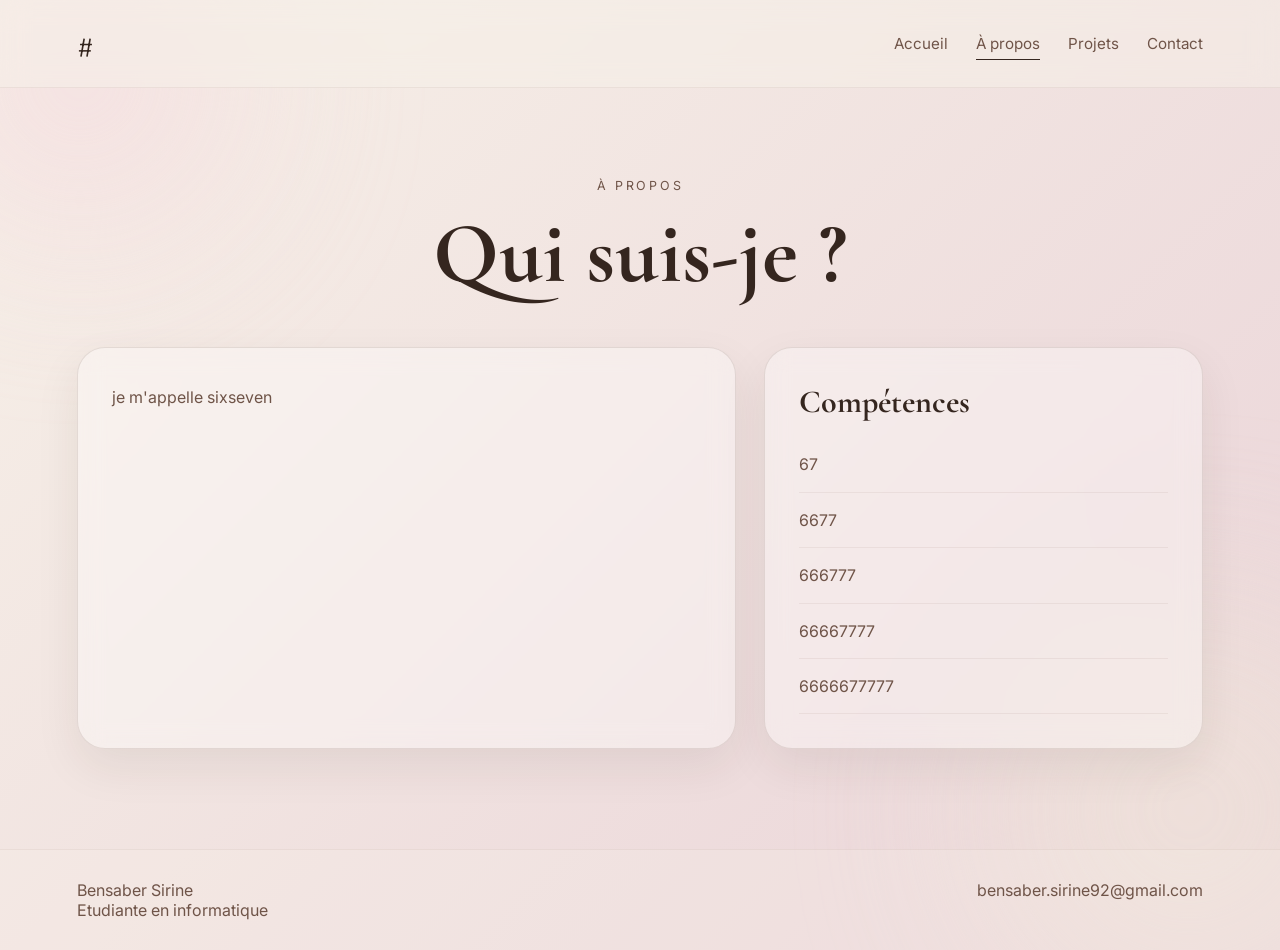
<file: about.html>
<!DOCTYPE html>
<html lang="fr">
<head>
  <meta charset="UTF-8" />
  <meta name="viewport" content="width=device-width, initial-scale=1.0" />
  <title>Portfolio | À propos</title>
  <link rel="preconnect" href="https://fonts.googleapis.com">
  <link rel="preconnect" href="https://fonts.gstatic.com" crossorigin>
  <link href="https://fonts.googleapis.com/css2?family=Cormorant+Garamond:wght@400;500;600;700&family=Great+Vibes&family=Inter:wght@300;400;500;600&display=swap" rel="stylesheet">
  <link rel="stylesheet" href="style.css" />
</head>
<body>

  <div class="bg-blur bg-blur-1"></div>
  <div class="bg-blur bg-blur-2"></div>

  <header class="header">
    <a href="index.html" class="logo">#</a>

    <nav class="nav" id="nav">
      <a href="index.html">Accueil</a>
      <a href="about.html" class="active">À propos</a>
      <a href="projects.html">Projets</a>
      <a href="contact.html">Contact</a>
    </nav>

    <button class="menu-toggle" id="menuToggle">Menu</button>
  </header>

  <main class="page-wrapper">
    <section class="page-hero reveal">
      <p class="eyebrow">À propos</p>
      <h1 class="page-title">Qui suis-je ?</h1>
    </section>

    <section class="about-layout reveal">
      <div class="about-main card">
        <p>
       je m'appelle sixseven
        </p>
      </div>

      <div class="about-side card">
        <h3>Compétences</h3>
        <ul>
          <li>67</li>
          <li>6677</li>
          <li>666777</li>
          <li>66667777</li>
          <li>6666677777</li>
        </ul>
      </div>
    </section>
  </main>

  <footer class="footer">
    <div>
      <p>Bensaber Sirine</p>
      <p>Etudiante en informatique</p>
    </div>
    <div>
      <p>bensaber.sirine92@gmail.com</p>
    </div>
  </footer>

  <script src="script.js"></script>
</body>
</html>
</file>
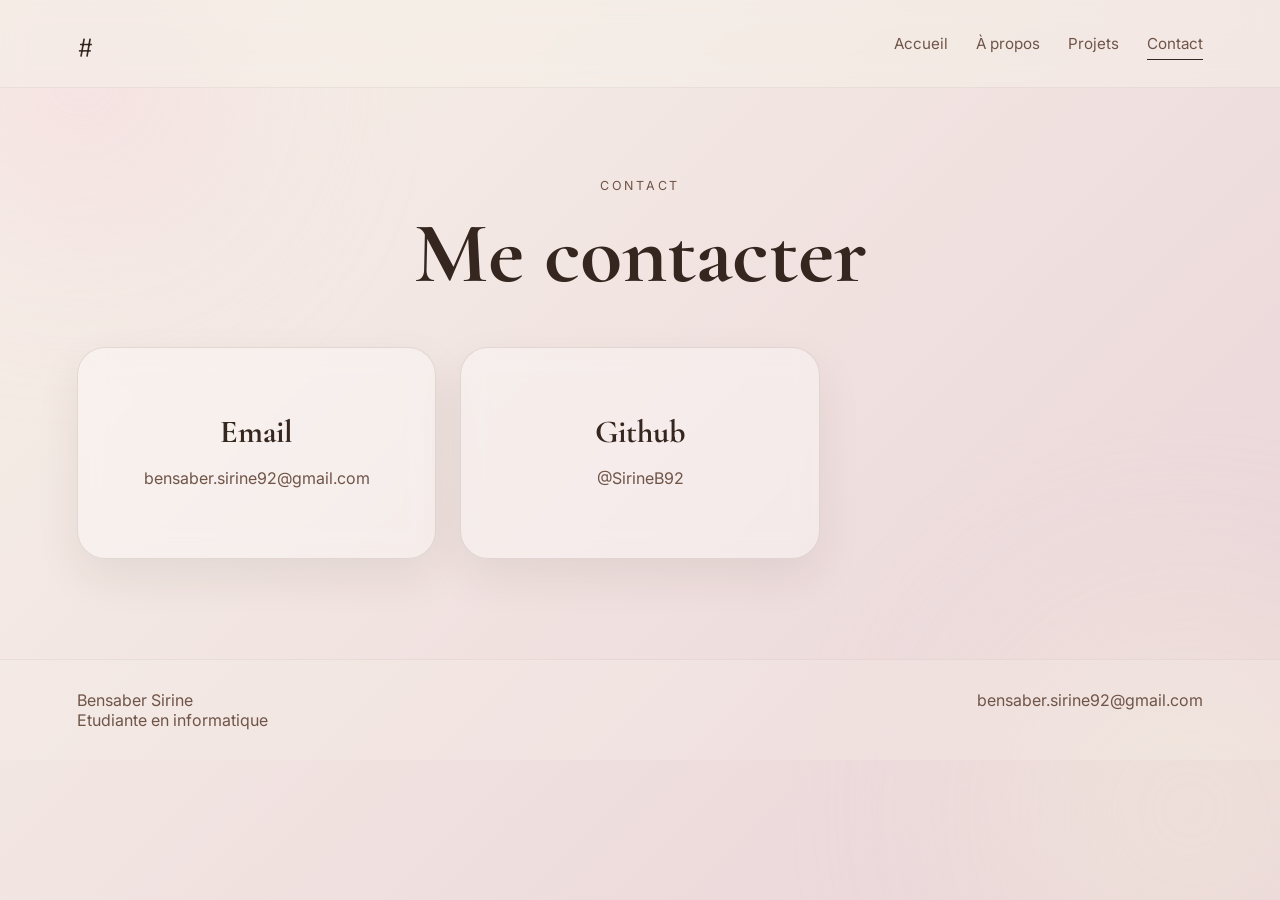
<file: contact.html>
<!DOCTYPE html>
<html lang="fr">
<head>
  <meta charset="UTF-8" />
  <meta name="viewport" content="width=device-width, initial-scale=1.0" />
  <title>Portfolio | Contact</title>
  <link rel="preconnect" href="https://fonts.googleapis.com">
  <link rel="preconnect" href="https://fonts.gstatic.com" crossorigin>
  <link href="https://fonts.googleapis.com/css2?family=Cormorant+Garamond:wght@400;500;600;700&family=Great+Vibes&family=Inter:wght@300;400;500;600&display=swap" rel="stylesheet">
  <link rel="stylesheet" href="style.css" />
</head>
<body>

  <div class="bg-blur bg-blur-1"></div>
  <div class="bg-blur bg-blur-2"></div>

  <header class="header">
    <a href="index.html" class="logo">#</a>

    <nav class="nav" id="nav">
      <a href="index.html">Accueil</a>
      <a href="about.html">À propos</a>
      <a href="projects.html">Projets</a>
      <a href="contact.html" class="active">Contact</a>
    </nav>

    <button class="menu-toggle" id="menuToggle">Menu</button>
  </header>

  <main class="page-wrapper">
    <section class="page-hero reveal">
      <p class="eyebrow">Contact</p>
      <h1 class="page-title">Me contacter</h1>
    </section>

    <section class="contact-grid reveal">
      <div class="card contact-card">
        <h2>Email</h2>
        <p>bensaber.sirine92@gmail.com</p>
      </div>

      <div class="card contact-card">
        <h2>Github</h2>
        <p>@SirineB92</p>
      </div>
    </section>
  </main>

  <footer class="footer">
    <div>
      <p>Bensaber Sirine</p>
      <p>Etudiante en informatique</p>
    </div>
    <div>
      <p>bensaber.sirine92@gmail.com</p>
    </div>
  </footer>

  <script src="script.js"></script>
</body>
</html>
</file>
<file: style.css>
* {
  margin: 0;
  padding: 0;
  box-sizing: border-box;
}

:root {
  --pink: #ead3d8;
  --pink-2: #ddb8c0;
  --cream: #f7f1e8;
  --brown: #6f5448;
  --brown-dark: #35261f;
  --white-glass: rgba(255, 255, 255, 0.35);
  --border: rgba(111, 84, 72, 0.15);
  --shadow: 0 18px 45px rgba(53, 38, 31, 0.08);
}

html {
  scroll-behavior: smooth;
}

body {
  font-family: "Inter", sans-serif;
  background: linear-gradient(135deg, var(--cream), var(--pink));
  color: var(--brown-dark);
  overflow-x: hidden;
  min-height: 100vh;
  position: relative;
}

img {
  max-width: 100%;
  display: block;
}

a {
  text-decoration: none;
  color: inherit;
}

.bg-blur {
  position: fixed;
  border-radius: 50%;
  filter: blur(90px);
  z-index: -2;
  opacity: 0.55;
  pointer-events: none;
}

.bg-blur-1 {
  width: 320px;
  height: 320px;
  background: #f4d7de;
  top: -80px;
  left: -80px;
}

.bg-blur-2 {
  width: 420px;
  height: 420px;
  background: #f0e7da;
  right: -120px;
  bottom: -120px;
}

.header {
  position: sticky;
  top: 0;
  z-index: 100;
  width: 100%;
  padding: 24px 6%;
  display: flex;
  align-items: center;
  justify-content: space-between;
  backdrop-filter: blur(14px);
  background: rgba(247, 241, 232, 0.45);
  border-bottom: 1px solid rgba(111, 84, 72, 0.08);
}

.logo {
  font-family: "Cormorant Garamond", serif;
  font-size: 2rem;
  font-weight: 700;
}

.nav {
  display: flex;
  gap: 28px;
}

.nav a {
  position: relative;
  font-size: 0.95rem;
  color: var(--brown);
}

.nav a::after {
  content: "";
  position: absolute;
  left: 0;
  bottom: -7px;
  width: 0;
  height: 1px;
  background: var(--brown-dark);
  transition: width 0.35s ease;
}

.nav a:hover::after,
.nav a.active::after {
  width: 100%;
}

.menu-toggle {
  display: none;
  border: 1px solid var(--border);
  background: rgba(255, 255, 255, 0.35);
  color: var(--brown-dark);
  padding: 10px 16px;
  border-radius: 999px;
  cursor: pointer;
}

.hero {
  min-height: 100vh;
  padding: 80px 6%;
  display: flex;
  align-items: center;
  justify-content: center;
  position: relative;
}

.hero-flower {
  position: absolute;
  left: 0;
  top: 34%;
  width: 160px;
  transform: translateY(-50%);
  opacity: 0.9;
  animation: floatFlower 5s ease-in-out infinite;
}

@keyframes floatFlower {
  0% { transform: translateY(-50%) translateX(0); }
  50% { transform: translateY(-54%) translateX(10px); }
  100% { transform: translateY(-50%) translateX(0); }
}

.hero-content {
  max-width: 980px;
  text-align: center;
}

.eyebrow {
  text-transform: uppercase;
  letter-spacing: 0.22em;
  font-size: 0.78rem;
  color: var(--brown);
  margin-bottom: 18px;
}

.hero-title,
.page-title,
.home-text h2,
.about-main h2,
.about-side h3,
.project-content h2,
.contact-card h2 {
  font-family: "Cormorant Garamond", serif;
}

.hero-title {
  font-size: clamp(3.3rem, 9vw, 7.3rem);
  line-height: 0.95;
  font-weight: 600;
  letter-spacing: -0.03em;
}

.hero-script-wrap {
  position: relative;
  display: inline-block;
  margin-left: 12px;
}

.hero-script {
  font-family: "Great Vibes", cursive;
  font-size: 1.05em;
  position: relative;
  z-index: 2;
}

.hero-underline {
  position: absolute;
  left: 50%;
  bottom: 12px;
  transform: translateX(-50%);
  width: 110%;
  height: 14px;
  background: linear-gradient(90deg, #d8a7b2, #c98f9d);
  border-radius: 40px;
  z-index: 1;
  opacity: 0.8;
}

.hero-text,
.page-text,
.home-text p,
.about-main p,
.project-content p,
.contact-card p,
.about-side li {
  color: var(--brown);
  line-height: 1.9;
}

.hero-text {
  max-width: 680px;
  margin: 26px auto 0;
  font-size: 1.05rem;
}

.hero-buttons {
  margin-top: 34px;
  display: flex;
  justify-content: center;
  gap: 16px;
  flex-wrap: wrap;
}

.btn {
  padding: 14px 24px;
  border-radius: 999px;
  border: 1px solid var(--border);
  transition: transform 0.3s ease, box-shadow 0.3s ease;
}

.btn:hover {
  transform: translateY(-4px);
  box-shadow: var(--shadow);
}

.btn-primary {
  background: var(--brown-dark);
  color: var(--cream);
}

.btn-secondary {
  background: rgba(255, 255, 255, 0.35);
  color: var(--brown-dark);
}

.home-section,
.page-wrapper {
  padding-left: 6%;
  padding-right: 6%;
}

.home-section {
  padding-bottom: 110px;
  display: grid;
  grid-template-columns: 1fr 1fr;
  gap: 50px;
  align-items: center;
}

.home-text h2 {
  font-size: clamp(2.3rem, 5vw, 4.2rem);
  line-height: 1;
  margin-bottom: 18px;
}

.home-text p {
  margin-bottom: 28px;
  max-width: 540px;
}

.big-link {
  display: inline-flex;
  padding: 16px 28px;
  background: var(--brown-dark);
  color: var(--cream);
  border-radius: 999px;
  transition: transform 0.35s ease, letter-spacing 0.35s ease;
}

.big-link:hover {
  transform: translateY(-5px);
  letter-spacing: 0.03em;
}

.home-visual {
  position: relative;
  min-height: 520px;
}

.floating-card {
  position: absolute;
  width: 320px;
  border-radius: 30px;
  overflow: hidden;
  background: var(--white-glass);
  border: 1px solid var(--border);
  box-shadow: var(--shadow);
  transition: transform 0.35s ease;
}

.floating-card:hover {
  transform: scale(1.03);
}

.floating-card img {
  width: 100%;
  height: 100%;
  object-fit: cover;
}

.floating-card-1 {
  top: 0;
  left: 20px;
  height: 400px;
  transform: rotate(-6deg);
  animation: floatCardOne 6s ease-in-out infinite;
}

.floating-card-2 {
  right: 20px;
  bottom: 10px;
  height: 380px;
  transform: rotate(7deg);
  animation: floatCardTwo 6s ease-in-out infinite;
}

@keyframes floatCardOne {
  0% { transform: rotate(-6deg) translateY(0px); }
  50% { transform: rotate(-4deg) translateY(-10px); }
  100% { transform: rotate(-6deg) translateY(0px); }
}

@keyframes floatCardTwo {
  0% { transform: rotate(7deg) translateY(0px); }
  50% { transform: rotate(5deg) translateY(12px); }
  100% { transform: rotate(7deg) translateY(0px); }
}

.page-wrapper {
  padding-top: 90px;
  padding-bottom: 100px;
}

.page-hero {
  text-align: center;
  margin-bottom: 50px;
}

.page-title {
  font-size: clamp(3rem, 7vw, 5.4rem);
  line-height: 1;
  margin-bottom: 16px;
}

.page-text {
  max-width: 680px;
  margin: 0 auto;
}

.card {
  background: var(--white-glass);
  border: 1px solid var(--border);
  border-radius: 28px;
  box-shadow: var(--shadow);
  backdrop-filter: blur(12px);
}

.about-layout {
  display: grid;
  grid-template-columns: 1.2fr 0.8fr;
  gap: 28px;
}

.about-main,
.about-side {
  padding: 34px;
}

.about-main h2,
.about-side h3 {
  font-size: 2rem;
  margin-bottom: 16px;
}

.about-main p + p {
  margin-top: 14px;
}

.about-side ul {
  list-style: none;
}

.about-side li {
  padding: 12px 0;
  border-bottom: 1px solid rgba(111, 84, 72, 0.08);
}

.projects-list {
  display: grid;
  gap: 28px;
}

.project-item {
  display: grid;
  grid-template-columns: 1fr 1fr;
  overflow: hidden;
}

.project-image img {
  width: 100%;
  height: 100%;
  min-height: 320px;
  object-fit: cover;
}

.project-content {
  padding: 34px;
  display: flex;
  flex-direction: column;
  justify-content: center;
}

.project-category {
  color: var(--pink-2);
  text-transform: uppercase;
  letter-spacing: 0.18em;
  font-size: 0.78rem;
  margin-bottom: 12px;
}

.project-content h2 {
  font-size: 2.2rem;
  margin-bottom: 14px;
}

.contact-grid {
  display: grid;
  grid-template-columns: repeat(3, 1fr);
  gap: 24px;
}

.contact-card {
  padding: 64px;
  text-align: center;
}

.contact-card h2 {
  font-size: 2rem;
  margin-bottom: 12px;
}

.footer {
  padding: 30px 6%;
  border-top: 1px solid rgba(111, 84, 72, 0.08);
  display: flex;
  justify-content: space-between;
  gap: 20px;
  flex-wrap: wrap;
  color: var(--brown);
  background: rgba(247, 241, 232, 0.28);
}

.reveal {
  opacity: 0;
  transform: translateY(32px);
  transition: opacity 0.9s ease, transform 0.9s ease;
}

.reveal.visible {
  opacity: 1;
  transform: translateY(0);
}

@media (max-width: 1100px) {
  .home-section,
  .about-layout,
  .project-item,
  .contact-grid {
    grid-template-columns: 1fr;
  }

  .home-visual {
    min-height: 460px;
  }
}

@media (max-width: 768px) {
  .nav {
    display: none;
    position: absolute;
    top: 84px;
    right: 6%;
    flex-direction: column;
    align-items: flex-start;
    gap: 16px;
    padding: 20px;
    border-radius: 20px;
    background: rgba(247, 241, 232, 0.95);
    border: 1px solid var(--border);
    box-shadow: var(--shadow);
  }

  .nav.open {
    display: flex;
  }

  .menu-toggle {
    display: inline-block;
  }

  .hero {
    padding-top: 120px;
  }

  .hero-flower {
    width: 110px;
    top: 25%;
  }

  .home-visual {
    min-height: 360px;
  }

  .floating-card {
    width: 220px;
  }

  .floating-card-1 {
    left: 0;
    height: 270px;
  }

  .floating-card-2 {
    right: 0;
    height: 250px;
  }

  .project-image img {
    min-height: 250px;
  }

  .footer {
    flex-direction: column;
  }
}
</file>
